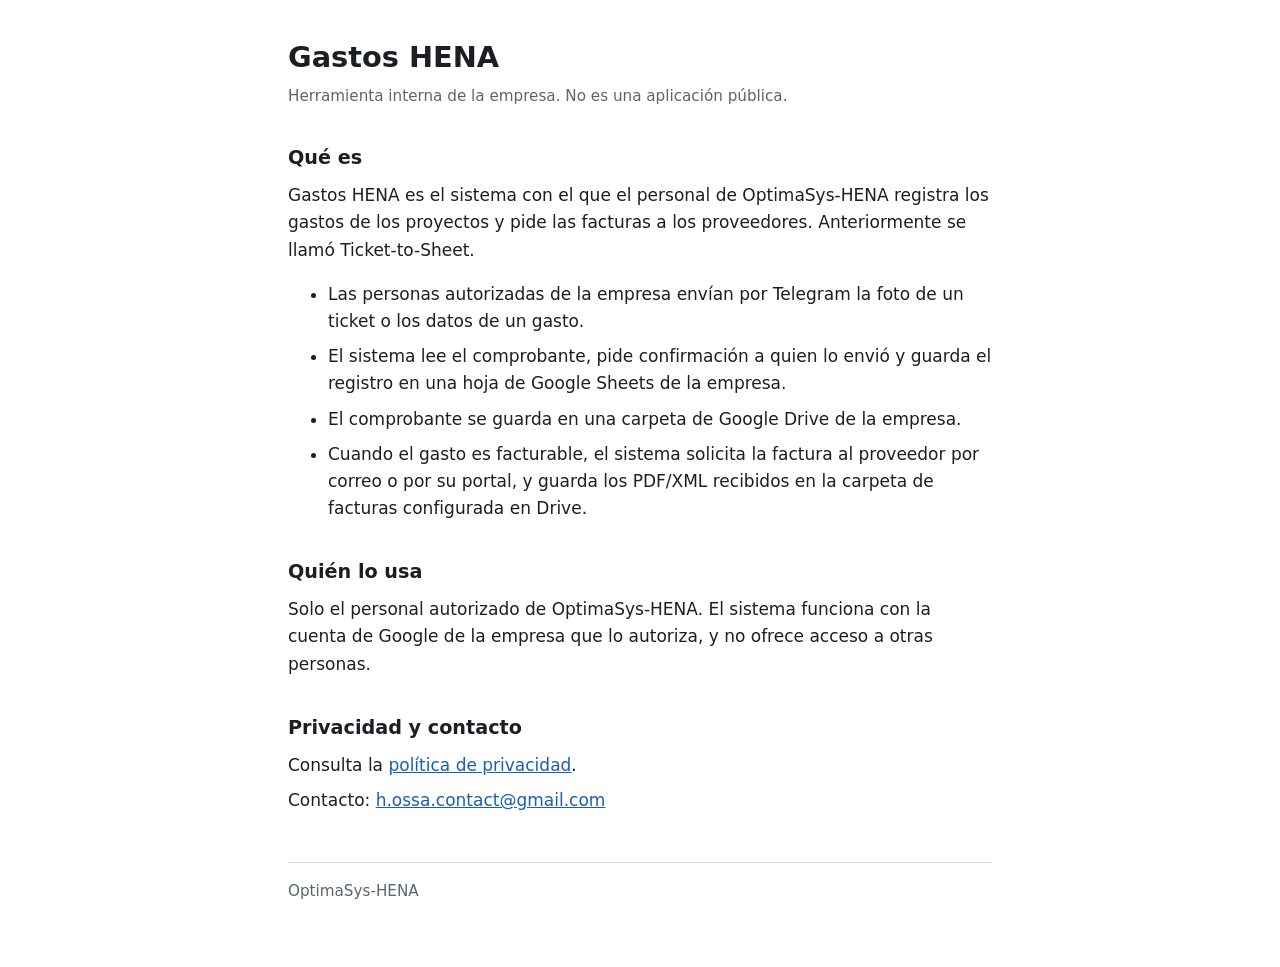
<file: index.html>
<!doctype html>
<html lang="es">
<head>
<meta charset="utf-8">
<meta name="viewport" content="width=device-width, initial-scale=1">
<title>Gastos HENA · OptimaSys-HENA</title>
<meta name="description" content="Herramienta interna de OptimaSys-HENA para registrar gastos con comprobante y solicitar facturas a proveedores.">
<link rel="stylesheet" href="estilo.css">
</head>
<body>
<main>
  <h1>Gastos HENA</h1>
  <p class="suave">Herramienta interna de la empresa. No es una aplicación pública.</p>

  <h2>Qué es</h2>
  <p>Gastos HENA es el sistema con el que el personal de OptimaSys-HENA registra los gastos de los proyectos y pide las facturas a los proveedores. Anteriormente se llamó Ticket-to-Sheet.</p>
  <ul>
    <li>Las personas autorizadas de la empresa envían por Telegram la foto de un ticket o los datos de un gasto.</li>
    <li>El sistema lee el comprobante, pide confirmación a quien lo envió y guarda el registro en una hoja de Google Sheets de la empresa.</li>
    <li>El comprobante se guarda en una carpeta de Google Drive de la empresa.</li>
    <li>Cuando el gasto es facturable, el sistema solicita la factura al proveedor por correo o por su portal, y guarda los PDF/XML recibidos en la carpeta de facturas configurada en Drive.</li>
  </ul>

  <h2>Quién lo usa</h2>
  <p>Solo el personal autorizado de OptimaSys-HENA. El sistema funciona con la cuenta de Google de la empresa que lo autoriza, y no ofrece acceso a otras personas.</p>

  <h2>Privacidad y contacto</h2>
  <p>Consulta la <a href="privacidad.html">política de privacidad</a>.</p>
  <p>Contacto: <a href="mailto:h.ossa.contact@gmail.com">h.ossa.contact@gmail.com</a></p>

  <footer class="suave">OptimaSys-HENA</footer>
</main>
</body>
</html>
</file>
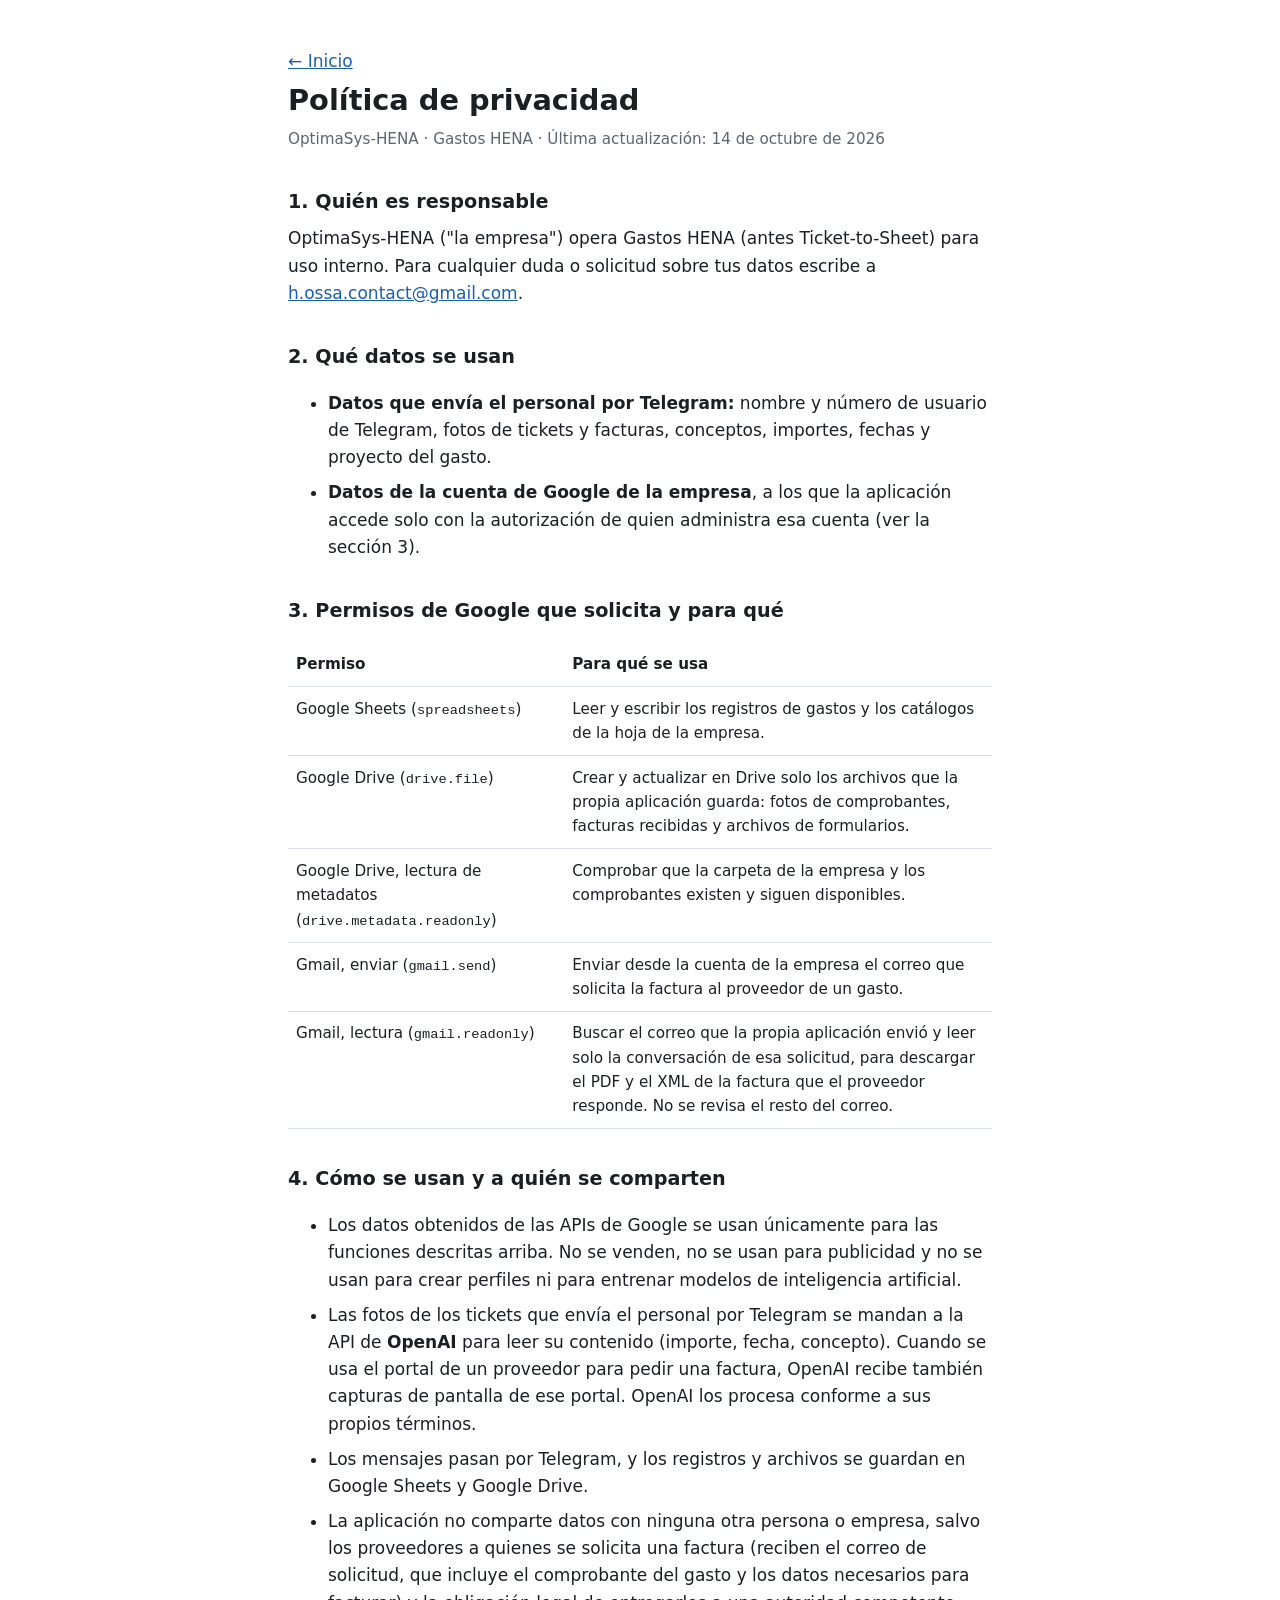
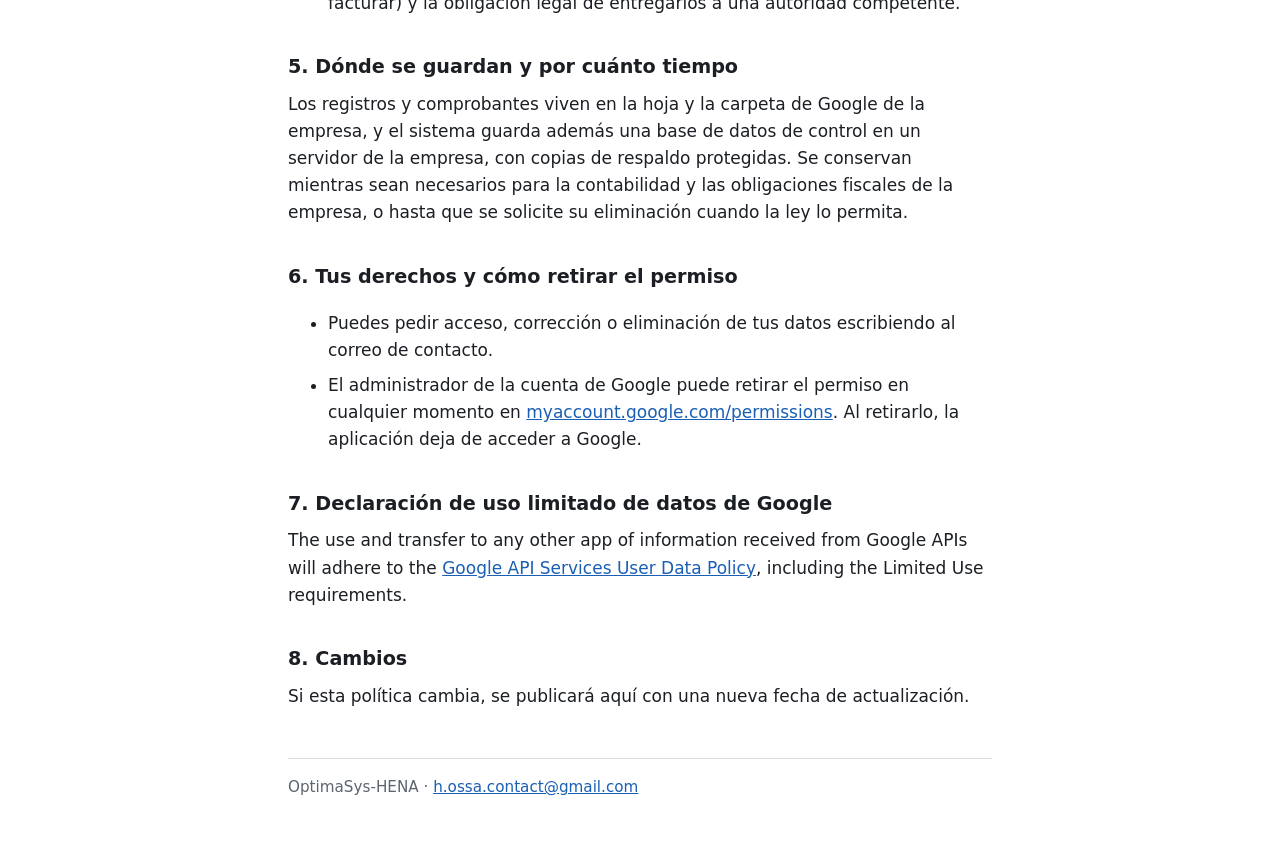
<file: privacidad.html>
<!doctype html>
<html lang="es">
<head>
<meta charset="utf-8">
<meta name="viewport" content="width=device-width, initial-scale=1">
<title>Política de privacidad · Gastos HENA</title>
<meta name="description" content="Qué datos usa Gastos HENA, para qué los usa y cómo se pueden eliminar.">
<link rel="stylesheet" href="estilo.css">
</head>
<body>
<main>
  <p><a href="index.html">← Inicio</a></p>
  <h1>Política de privacidad</h1>
  <p class="suave">OptimaSys-HENA · Gastos HENA · Última actualización: 14 de octubre de 2026</p>

  <h2>1. Quién es responsable</h2>
  <p>OptimaSys-HENA ("la empresa") opera Gastos HENA (antes Ticket-to-Sheet) para uso interno. Para cualquier duda o solicitud sobre tus datos escribe a <a href="mailto:h.ossa.contact@gmail.com">h.ossa.contact@gmail.com</a>.</p>

  <h2>2. Qué datos se usan</h2>
  <ul>
    <li><strong>Datos que envía el personal por Telegram:</strong> nombre y número de usuario de Telegram, fotos de tickets y facturas, conceptos, importes, fechas y proyecto del gasto.</li>
    <li><strong>Datos de la cuenta de Google de la empresa</strong>, a los que la aplicación accede solo con la autorización de quien administra esa cuenta (ver la sección 3).</li>
  </ul>

  <h2>3. Permisos de Google que solicita y para qué</h2>
  <table>
    <thead><tr><th>Permiso</th><th>Para qué se usa</th></tr></thead>
    <tbody>
      <tr><td>Google Sheets (<code>spreadsheets</code>)</td><td>Leer y escribir los registros de gastos y los catálogos de la hoja de la empresa.</td></tr>
      <tr><td>Google Drive (<code>drive.file</code>)</td><td>Crear y actualizar en Drive solo los archivos que la propia aplicación guarda: fotos de comprobantes, facturas recibidas y archivos de formularios.</td></tr>
      <tr><td>Google Drive, lectura de metadatos (<code>drive.metadata.readonly</code>)</td><td>Comprobar que la carpeta de la empresa y los comprobantes existen y siguen disponibles.</td></tr>
      <tr><td>Gmail, enviar (<code>gmail.send</code>)</td><td>Enviar desde la cuenta de la empresa el correo que solicita la factura al proveedor de un gasto.</td></tr>
      <tr><td>Gmail, lectura (<code>gmail.readonly</code>)</td><td>Buscar el correo que la propia aplicación envió y leer solo la conversación de esa solicitud, para descargar el PDF y el XML de la factura que el proveedor responde. No se revisa el resto del correo.</td></tr>
    </tbody>
  </table>

  <h2>4. Cómo se usan y a quién se comparten</h2>
  <ul>
    <li>Los datos obtenidos de las APIs de Google se usan únicamente para las funciones descritas arriba. No se venden, no se usan para publicidad y no se usan para crear perfiles ni para entrenar modelos de inteligencia artificial.</li>
    <li>Las fotos de los tickets que envía el personal por Telegram se mandan a la API de <strong>OpenAI</strong> para leer su contenido (importe, fecha, concepto). Cuando se usa el portal de un proveedor para pedir una factura, OpenAI recibe también capturas de pantalla de ese portal. OpenAI los procesa conforme a sus propios términos.</li>
    <li>Los mensajes pasan por Telegram, y los registros y archivos se guardan en Google Sheets y Google Drive.</li>
    <li>La aplicación no comparte datos con ninguna otra persona o empresa, salvo los proveedores a quienes se solicita una factura (reciben el correo de solicitud, que incluye el comprobante del gasto y los datos necesarios para facturar) y la obligación legal de entregarlos a una autoridad competente.</li>
  </ul>

  <h2>5. Dónde se guardan y por cuánto tiempo</h2>
  <p>Los registros y comprobantes viven en la hoja y la carpeta de Google de la empresa, y el sistema guarda además una base de datos de control en un servidor de la empresa, con copias de respaldo protegidas. Se conservan mientras sean necesarios para la contabilidad y las obligaciones fiscales de la empresa, o hasta que se solicite su eliminación cuando la ley lo permita.</p>

  <h2>6. Tus derechos y cómo retirar el permiso</h2>
  <ul>
    <li>Puedes pedir acceso, corrección o eliminación de tus datos escribiendo al correo de contacto.</li>
    <li>El administrador de la cuenta de Google puede retirar el permiso en cualquier momento en <a href="https://myaccount.google.com/permissions">myaccount.google.com/permissions</a>. Al retirarlo, la aplicación deja de acceder a Google.</li>
  </ul>

  <h2>7. Declaración de uso limitado de datos de Google</h2>
  <p>The use and transfer to any other app of information received from Google APIs will adhere to the <a href="https://developers.google.com/terms/api-services-user-data-policy">Google API Services User Data Policy</a>, including the Limited Use requirements.</p>

  <h2>8. Cambios</h2>
  <p>Si esta política cambia, se publicará aquí con una nueva fecha de actualización.</p>

  <footer class="suave">OptimaSys-HENA · <a href="mailto:h.ossa.contact@gmail.com">h.ossa.contact@gmail.com</a></footer>
</main>
</body>
</html>
</file>
<file: estilo.css>
:root { color-scheme: light dark; --fondo: #ffffff; --texto: #1b1f24; --suave: #5b6570; --linea: #d7dde3; --acento: #1a5fb4; }
@media (prefers-color-scheme: dark) { :root { --fondo: #14181d; --texto: #e8ecf0; --suave: #9aa5b1; --linea: #2c343d; --acento: #7db2f5; } }
* { box-sizing: border-box; }
body { margin: 0; background: var(--fondo); color: var(--texto); font: 17px/1.6 system-ui, -apple-system, "Segoe UI", Roboto, sans-serif; }
main { max-width: 46rem; margin: 0 auto; padding: 2.5rem 1rem 4rem; }
h1 { font-size: 1.8rem; line-height: 1.25; margin: 0 0 .5rem; }
h2 { font-size: 1.2rem; margin: 2.2rem 0 .5rem; }
p, li { margin: .5rem 0; }
a { color: var(--acento); }
.suave { color: var(--suave); font-size: .95rem; }
table { width: 100%; border-collapse: collapse; margin: 1rem 0; font-size: .95rem; }
th, td { text-align: left; vertical-align: top; padding: .6rem .5rem; border-bottom: 1px solid var(--linea); }
code { font-size: .9em; }
footer { margin-top: 3rem; padding-top: 1rem; border-top: 1px solid var(--linea); }
</file>
